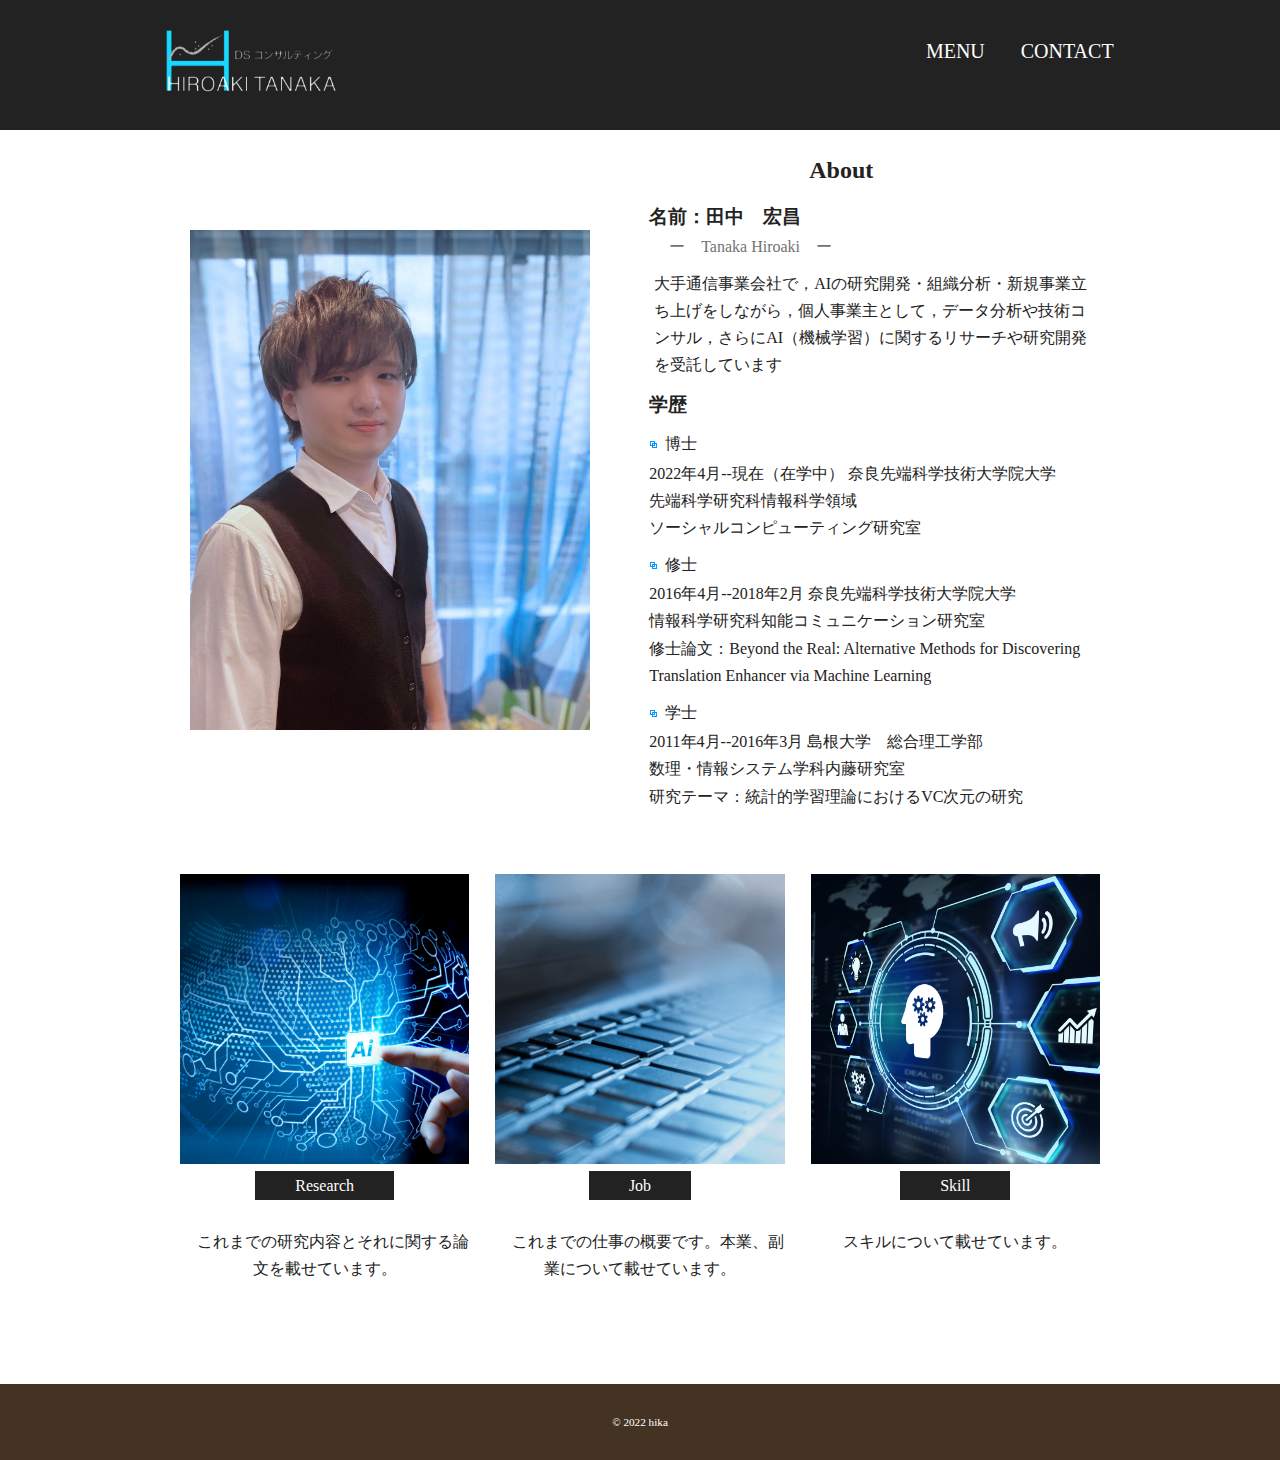
<file: index.html>
<!DOCTYPE html>
<html lang="ja">
  <head>
    <meta charset="utf-8" />
    <title>田中宏昌</title>

    <meta
      name="description"
      content="田中宏昌の自己紹介、これまでの論文や経歴"
    />
    <link rel="icon" type="image/png" href="img/icon.png" />

    <!-- css  -->
    <!-- <link rel="stylesheet" href="http://unpkg.com/ress/dist/ress.min.css"> -->
    <!-- <link rel="stylesheet" href="https://github.com/setten-QB/setten-QB.github.io.git/ress.min.css"> -->
    <link rel="stylesheet" href="ress.min.css" />
    <!-- <link href="https://fonts.googleapis.com/css2?family=Playfair+Display&display=swap" rel="stylesheet"> -->
    <link
      href="https://github.com/setten-QB/setten-QB.github.io.git/fonts"
      rel="stylesheet"
    />
    <link href="hiro1.css" rel="stylesheet" />
  </head>

  <body>
    <div id="home">
      <header>
        <div class="page-header wrapper">
          <a href="index.html"
            ><img class="logo" src="img/logo.jpg" alt="田中宏昌 ホーム"
          /></a>
          <ul class="main-nav">
            <li class="has-child">
              <a href="#">Menu</a>
              <ul>
                <li><a href="hiroresearch.html">Research</a></li>
                <li><a href="hirojob.html">Job</a></li>
                <li><a href="hiroskill.html">Skill</a></li>
              </ul>
            </li>
            <li><a href="hirocontact.html">Contact</a></li>
          </ul>
        </div>
      </header>

      <div class="main">
        <div class="flex">
          <img
            src="img/1395B3E6-BE51-4160-9C01-A7AC16E5CB59_1_105_c 2.JPG"
            alt="田中　宏昌"
            class="main-pic"
          />
          <div class="honbun">
            <h2>About</h2>
            <h3>名前：田中　宏昌</h3>
            <p class="yomi">ー　Tanaka Hiroaki　ー</p>
            <p class="about">
              大手通信事業会社で，AIの研究開発・組織分析・新規事業立ち上げをしながら，個人事業主として，データ分析や技術コンサル，さらにAI（機械学習）に関するリサーチや研究開発を受託しています
            </p>
            <div class="education">
              <h3>学歴</h3>
              <ul>
                <li>博士</li>
                <p>
                  2022年4月--現在（在学中） 奈良先端科学技術大学院大学<br />
                  先端科学研究科情報科学領域<br />
                  ソーシャルコンピューティング研究室
                </p>
                <li>修士</li>
                <p>
                  2016年4月--2018年2月 奈良先端科学技術大学院大学<br />
                  情報科学研究科知能コミュニケーション研究室<br />
                  修士論文：Beyond the Real: Alternative Methods for Discovering
                  Translation Enhancer via Machine Learning
                </p>
                <li>学士</li>
                <p>
                  2011年4月--2016年3月 島根大学　総合理工学部<br />
                  数理・情報システム学科内藤研究室<br />
                  研究テーマ：統計的学習理論におけるVC次元の研究
                </p>
              </ul>
            </div>
          </div>
        </div>
        <div class="grid">
          <div class="link">
            <a href="hiroresearch.html">
              <img src="img/research02.jpg" alt="research" />
            </a>
            <a class="button" href="hiroresearch.html">Research</a>
            <p>　これまでの研究内容とそれに関する論文を載せています。</p>
          </div>

          <div class="link">
            <a href="hirojob.html">
              <img src="img/lob02.jpg" alt="job" />
            </a>
            <a class="button" href="hirojob.html">Job</a>
            <p>　これまでの仕事の概要です。本業、副業について載せています。</p>
          </div>

          <div class="link">
            <a href="hiroskill.html">
              <img src="img/skill02.jpg" alt="skill" />
            </a>
            <a class="button" href="hiroskill.html">Skill</a>
            <p>スキルについて載せています。</p>
          </div>
        </div>
      </div>
      <footer>
        <div class="wrapper">
          <p><small>&copy; 2022 hika</small></p>
        </div>
      </footer>
    </div>
    <!-- #home -->
    <script
      src="https://code.jquery.com/jquery-3.4.1.min.js"
      integrity="sha256-CSXorXvZcTkaix6Yvo6HppcZGetbYMGWSFlBw8HfCJo="
      crossorigin="anonymous"
    ></script>
    <script src="hiro.js"></script>
  </body>
</html>
</file>
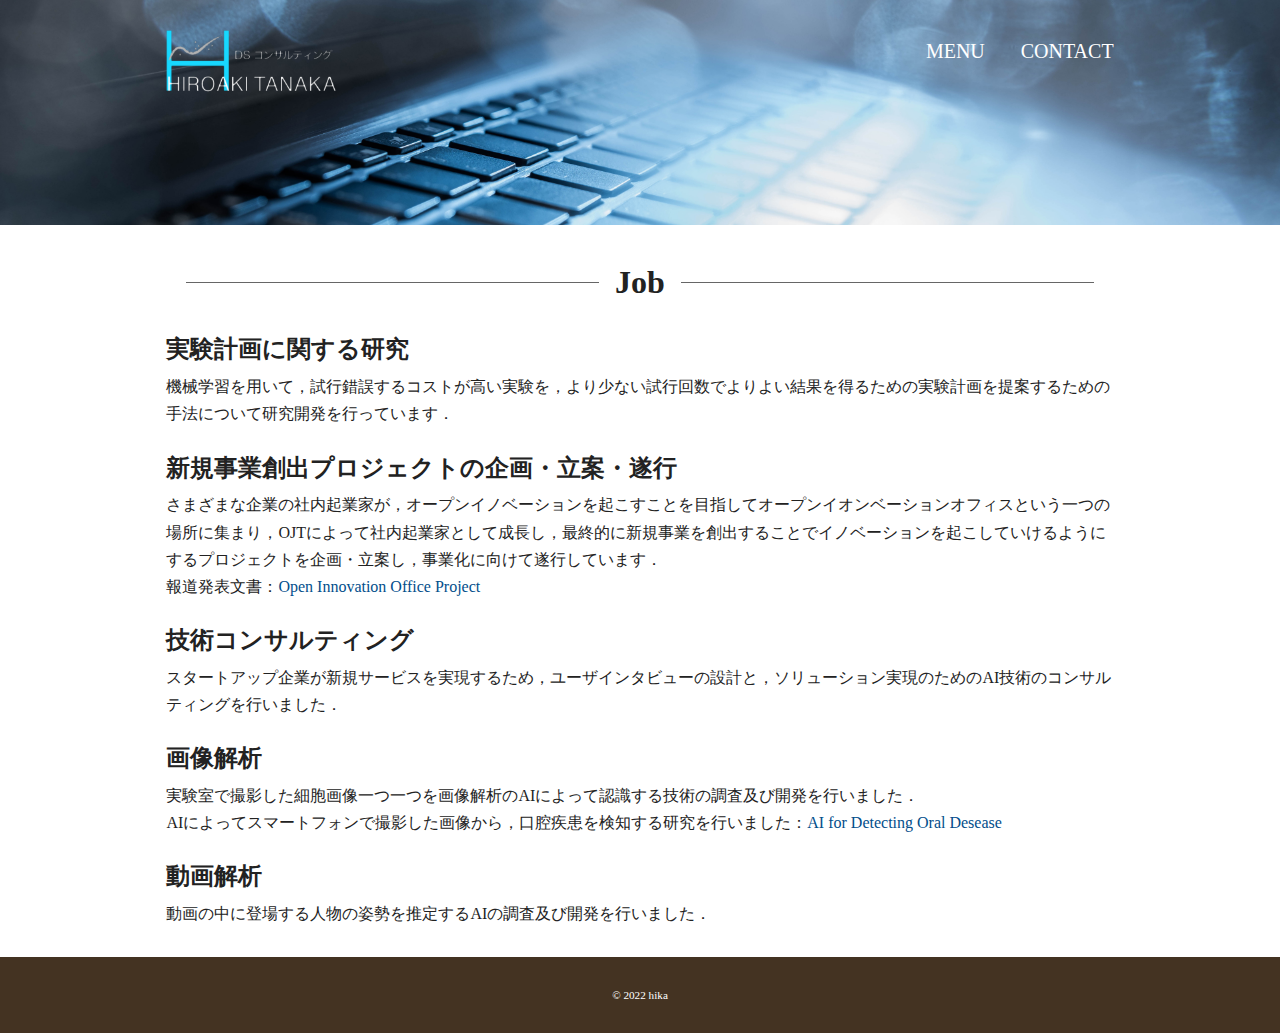
<file: hirojob.html>
<!DOCTYPE html>
<html lang="ja">  
    <head>
        <meta charset="utf-8">
        <title>田中宏昌</title>

        <meta name="description" content="田中宏昌の自己紹介、これまでの論文や経歴">
        <link rel="icon" type="image/png" href="img/icon.png">

        <!-- css  -->
        <!-- <link rel="stylesheet" href="http://unpkg.com/ress/dist/ress.min.css"> -->
        <!-- <link rel="stylesheet" href="https://github.com/setten-QB/setten-QB.github.io.git/ress.min.css"> -->
        <link rel="stylesheet" href="ress.min.css">
        <!-- <link href="https://fonts.googleapis.com/css2?family=Playfair+Display&display=swap" rel="stylesheet"> -->
        <link href="https://github.com/setten-QB/setten-QB.github.io.git/fonts" rel="stylesheet">
        <link href="hiro1.css" rel="stylesheet">
    </head>

    <body>
        <div id="job">
            <header>
                <div class="page-header wrapper">
                    <a href="index.html"><img class="logo" src="img/logo.jpg" alt="田中宏昌 ホーム"></a>
                        <ul class="main-nav"> 
                            <li class="has-child"><a href="#">Menu</a>
                                <ul>
                                    <li><a href="index.html">home</a></li>
                                    <li><a href="hiroresearch.html">Research</a></li>
                                    <li><a href="hirojob.html">Job</a></li>
                                    <li><a href="hiroskill.html">Skill</a></li>
                                </ul>
                            </li>
                            <li><a href="hirocontact.html">Contact</a></li>
                        </ul>
                </div> 
            </header>

            <div class="job-naiyou">
                <h1 class="j-border">Job</h1>
                <h2>実験計画に関する研究</h2>
                    <p>機械学習を用いて，試行錯誤するコストが高い実験を，より少ない試行回数でよりよい結果を得るための実験計画を提案するための手法について研究開発を行っています．</p>
                <h2>新規事業創出プロジェクトの企画・立案・遂行</h2>
                    <p>さまざまな企業の社内起業家が，オープンイノベーションを起こすことを目指してオープンイオンベーションオフィスという一つの場所に集まり，OJTによって社内起業家として成長し，最終的に新規事業を創出することでイノベーションを起こしていけるようにするプロジェクトを企画・立案し，事業化に向けて遂行しています．</p>
                    <p>報道発表文書：<a href="https://www.docomo.ne.jp/binary/pdf/info/news_release/topics_210831_02.pdf">Open Innovation Office Project</a></p>
                <h2>技術コンサルティング</h2>
                    <p>スタートアップ企業が新規サービスを実現するため，ユーザインタビューの設計と，ソリューション実現のためのAI技術のコンサルティングを行いました．</p>
                <h2>画像解析</h2>
                    <p>実験室で撮影した細胞画像一つ一つを画像解析のAIによって認識する技術の調査及び開発を行いました．</p>
                    <p>AIによってスマートフォンで撮影した画像から，口腔疾患を検知する研究を行いました：<a href="https://www.docomo.ne.jp/info/news_release/2019/02/21_00.html">AI for Detecting Oral Desease</a></p>
                <h2>動画解析</h2>
                    <p>動画の中に登場する人物の姿勢を推定するAIの調査及び開発を行いました．</p>

            </div>
            <footer>
                    <div class="wrapper">
                        <p><small>&copy; 2022 hika</small></p>
                    </div>
            </footer> 
        </div><!-- #job --> 
    </body>
</html>
</file>
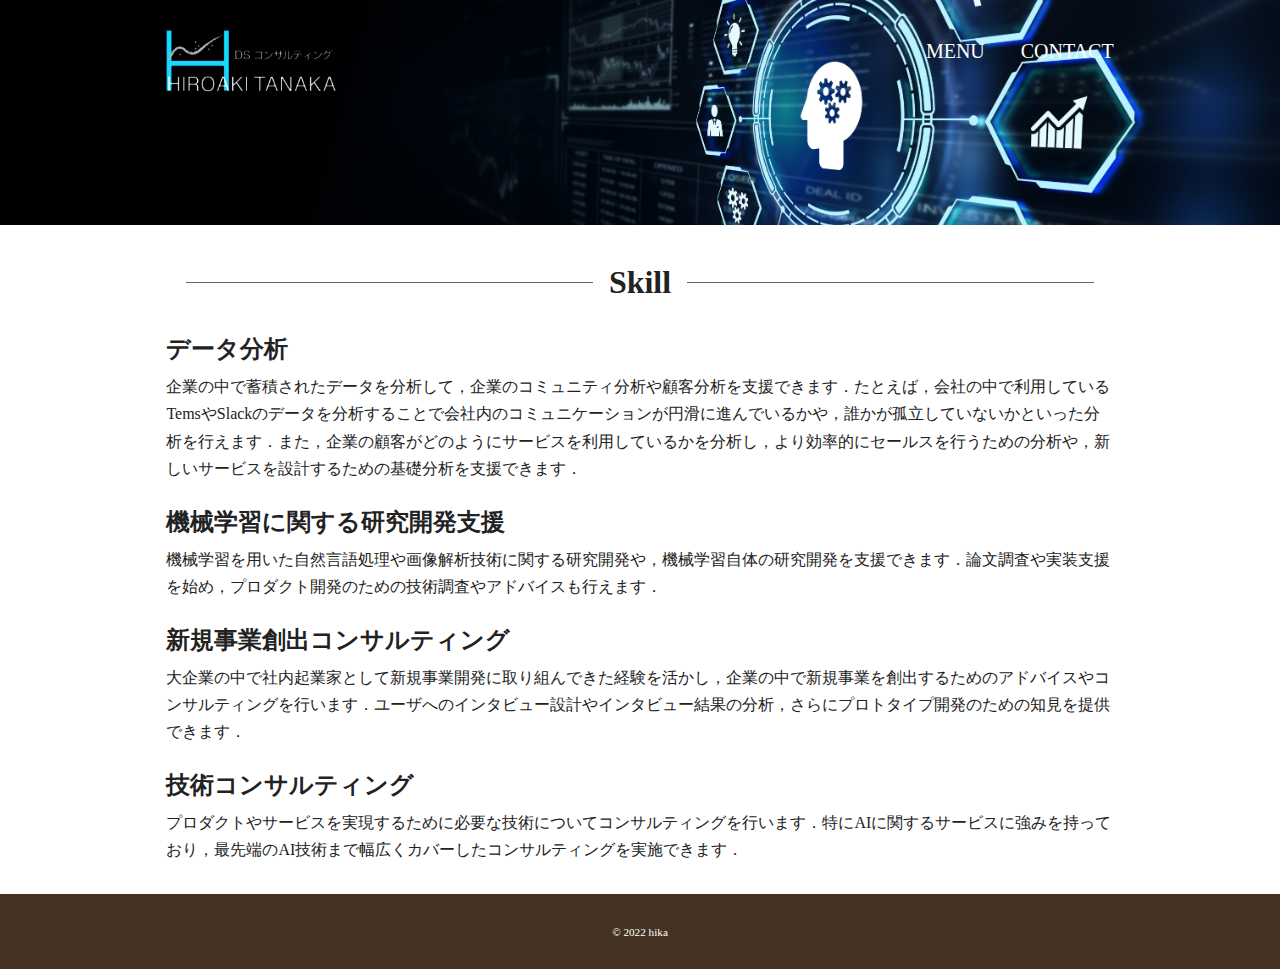
<file: hiroskill.html>
<!DOCTYPE html>
<html lang="ja">  
    <head>
        <meta charset="utf-8">
        <title>田中宏昌</title>

        <meta name="description" content="田中宏昌の自己紹介、これまでの論文や経歴">
        <link rel="icon" type="image/png" href="img/icon.png">

       <!-- css  -->
        <!-- <link rel="stylesheet" href="http://unpkg.com/ress/dist/ress.min.css"> -->
        <!-- <link rel="stylesheet" href="https://github.com/setten-QB/setten-QB.github.io.git/ress.min.css"> -->
        <link rel="stylesheet" href="ress.min.css">
        <!-- <link href="https://fonts.googleapis.com/css2?family=Playfair+Display&display=swap" rel="stylesheet"> -->
        <link href="https://github.com/setten-QB/setten-QB.github.io.git/fonts" rel="stylesheet">
        <link href="hiro1.css" rel="stylesheet">
    </head>

    <body>
        <div id="skill">
            <header>
                <div class="page-header wrapper">
                    <a href="index.html"><img class="logo" src="img/logo.jpg" alt="田中宏昌 ホーム"></a>
                        <ul class="main-nav"> 
                            <li class="has-child"><a href="#">Menu</a>
                                <ul>
                                    <li><a href="index.html">home</a></li>
                                    <li><a href="hiroresearch.html">Research</a></li>
                                    <li><a href="hirojob.html">Job</a></li>
                                    <li><a href="hiroskill.html">Skill</a></li>
                                </ul>
                            </li>
                            <li><a href="hirocontact.html">Contact</a></li>
                        </ul>
                </div> 
            </header>

            <div class="skill-naiyou">
                <h1 class="s-border">Skill</h1>
                <h2>データ分析</h2>
                    <p>企業の中で蓄積されたデータを分析して，企業のコミュニティ分析や顧客分析を支援できます．たとえば，会社の中で利用しているTemsやSlackのデータを分析することで会社内のコミュニケーションが円滑に進んでいるかや，誰かが孤立していないかといった分析を行えます．また，企業の顧客がどのようにサービスを利用しているかを分析し，より効率的にセールスを行うための分析や，新しいサービスを設計するための基礎分析を支援できます．</p>
                <h2>機械学習に関する研究開発支援</h2>
                    <p>機械学習を用いた自然言語処理や画像解析技術に関する研究開発や，機械学習自体の研究開発を支援できます．論文調査や実装支援を始め，プロダクト開発のための技術調査やアドバイスも行えます．</p>
                <h2>新規事業創出コンサルティング</h2>
                    <p>大企業の中で社内起業家として新規事業開発に取り組んできた経験を活かし，企業の中で新規事業を創出するためのアドバイスやコンサルティングを行います．ユーザへのインタビュー設計やインタビュー結果の分析，さらにプロトタイプ開発のための知見を提供できます．</p>
                <h2>技術コンサルティング</h2>
                    <p>プロダクトやサービスを実現するために必要な技術についてコンサルティングを行います．特にAIに関するサービスに強みを持っており，最先端のAI技術まで幅広くカバーしたコンサルティングを実施できます．</p>
            </div>

            <footer>
                    <div class="wrapper">
                        <p><small>&copy; 2022 hika</small></p>
                    </div>
            </footer> 
        </div><!-- #skill --> 
    </body>
</html>
</file>
<file: hiro1.css>
@charset "UTF-8";

/* 共通部分
-------------------------------*/
html {
    font-size: 100%;
}
body {
    
    font-family: 'Playfair Display', serif, "Yu Gothic Medium","游ゴシック Medium",YuGothic,"游ゴシック体","ヒラギノ角ゴ Pro W3","PT Sans",sans-serif;
    line-height: 1.7;
    color: #222222;
}
a {
    text-decoration:  none;
}
img {
    max-width: 100%;
}

/* HEADER
------------------------------*/
.logo {
    width: 170px;
    margin-top: auto;
}

.main-nav{
    display: flex; 
    font-size: 1.25rem;
    text-transform: uppercase;
    margin-top: 34px;
    list-style: none;
}
.main-nav li {
    margin-left: 36px;
}
.main-nav a {
    color: #fff;
}
.main-nav a:hover {
    color: #0bd;
}
.page-header {
    display: flex;
    justify-content: space-between;
    width: 100%;
    background-color: #222222;
    height: 130px;
}

/*==ナビゲーション全体の設定*/

.main-nav {
    position: relative;
    z-index: 999;
}

/*2階層目以降は横並びにしない*/
.main-nav ul ul{
	display: block;
}

/*下の階層のulや矢印の基点にするためliにrelativeを指定*/
.main-nav ul li{
	position: relative;
}

/*ナビゲーションのリンク設定*/
.main-nav ul li a{
	display: block;
	text-decoration: none;
	color: #999;
	padding:20px 35px;
	transition:all .3s;
}

.main-nav ul li li a{
	padding:10px 35px;
}

.main-nav ul li a:hover{
	color:#fff;	
}

/*==矢印の設定*/

/*2階層目を持つliの矢印の設定*/
.main-nav ul li.has-child::before{
	content:'';
	position: absolute;
	left:15px;
	top:25px;
	width:6px;
	height:6px;
	border-top: 2px solid #999;
    border-right:2px solid #999;
    transform: rotate(135deg);
}

/*3階層目を持つliの矢印の設定*/
.main-nav ul ul li.has-child::before{
	content:'';
	position: absolute;
	left:6px;
	top:17px;
	width:6px;
	height:6px;
    border-top: 2px solid #fff;
    border-right:2px solid #fff;
    transform: rotate(45deg);
}

/*== 2・3階層目の共通設定 */

/*下の階層を持っているulの指定*/
.main-nav li.has-child ul{
    /*絶対配置で位置を指定*/
	position: absolute;
	left:0;
	top:62px;
	z-index: 4;
    /*形状を指定*/
	background:#28BFE7;
	width:180px;
    /*はじめは非表示*/
	visibility: hidden;
	opacity: 0;
    /*アニメーション設定*/
	transition: all .3s;
}

/*hoverしたら表示*/
.main-nav li.has-child:hover > ul,
.main-nav li.has-child ul li:hover > ul,
.main-nav li.has-child:active > ul,
.main-nav li.has-child ul li:active > ul{
  visibility: visible;
  opacity: 1;
}

/*ナビゲーションaタグの形状*/
.main-nav li.has-child ul li a{
	color: #fff;
	border-bottom:solid 1px rgba(255,255,255,0.6);
}

.main-nav li.has-child ul li:last-child a{
	border-bottom:none;
}

.main-nav li.has-child ul li a:hover,
.main-nav li.has-child ul li a:active{
	background:#3577CA;
}

/* home
-------------------------------*/
img.main-pic {
    display: inline-block;
    width: 400px;
    height: 500px;
    margin: 90px 20px 70px 10px;
}
.main {
    margin: auto;
    max-width: 940px;
    padding: 10px;
}
/*.honbun {
    text-align: 150px;
    display: inline-block;
    width: 300px;
    margin-left: 20px;
    vertical-align: 430px;
}*/
.honbun h2{
    padding-left: 150px;
    margin: 10px ;
}
.honbun li  {
    margin: 5px;
}
.about {
    margin: 10px 5px;
}
.yomi {
    font-family: "PT Sans";
    margin: 0 0 3px 20px;
    color: #727272;
}

.education {
	list-style: url(img/012.png) inside;   
}
.education h3 {
    margin: 10px 0 5px 0 ;
}
.education li {
    margin: 10px 0 2px 0;
}
.wrapper {
    margin: 0 auto;
    padding: 0 13%;

}
.flex{
    display: flex;
    justify-content: space-between;
    
}
.flex .honbun {
    width: 49%;
  
}


/* 選択画面（３つ）　
---------------------------*/
.grid {
    display: grid;
    gap: 26px;
    grid-template-columns: repeat(auto-fit, minmax(240px,1fr));
    margin-top: 7%;
    margin-bottom: 100px; 
   /* margin: 10% 10% 100px 10%;*/
}
.link {
    width: 100%;
    height: 400px;
    object-position: 100% 150%;
    text-align: center;
}
/* ボタン */
.button {
    font-size: 1,375rem;
    background: #222;
    color: #fff;
    border-radius: 0px;
    padding: 6px 40px;
}
.button:hover {
    background: #0090aa;
}
.link p {
    margin: 10%  auto 20% auto;
}

/* フッター
---------------------------*/
footer {
    background: #432;
    text-align: center;
    padding: 26px 0;
}
footer p {
    color: #fff;
    font-size: 0.875rem;
}

/* research
--------------------------*/
#research .page-header {
    background-image: url(img/research01.jpeg);
    background-repeat: no-repeat;
    background-position: center center;
    background-size: cover;
    min-height: 25vh;
}
#research h1 {
    text-align: center;
    margin: 20px;
}
.r-border {
    display: flex;
    align-items: center;
}
.r-border:before,
.r-border:after {
    content: "";
    height: 1px;
    flex-grow: 1;
    background-color: #666;
}
.r-border:before {
    margin-right: 1rem;
}
.r-border:after {
    margin-left: 1rem;
}
.research-naiyou {
    margin: 30px 13%;
}
.research-naiyou a {
    color: #024e8b;
}
.research-naiyou a:hover {
    color: rgb(59, 167, 255);
}
.research-naiyou .r-3 {
    color: #000;
}
.r-1 {
    list-style: none;
    margin: 20px 0 3px 0;
}
.r-2 {
    list-style-type: square;
    color: #024e8b;
    list-style-position: inside;
}
.r-3 {
    list-style-type: square;
    color: #024e8b;
    list-style-position: inside;
}

/* job
-------------------------------*/
#job .page-header {
    background-image: url(img/job01.jpeg);
    background-repeat: no-repeat;
    background-position: center center;
    background-size: cover;
    min-height: 25vh;
}
#job h1 {
    text-align: center;
    margin: 20px;
}
#job h2 {
    margin: 20px 0 3px 0;
}
.j-border {
    display: flex;
    align-items: center;
}
.j-border:before,
.j-border:after {
    content: "";
    height: 1px;
    flex-grow: 1;
    background-color: #666;
}
.j-border:before {
    margin-right: 1rem;
}
.j-border:after {
    margin-left: 1rem;
}
.job-naiyou{
    margin: 30px 13%;
}
.job-naiyou a {
    color: #024e8b;
}
.job-naiyou a:hover {
    color: rgb(59, 167, 255);
}

/* skill
------------------------------*/
#skill .page-header {
    background-image: url(img/skill01.jpeg);
    background-repeat: no-repeat;
    background-position: center center;
    background-size: cover;
    min-height: 25vh;
}
#skill h1 {
    text-align: center;
    margin: 20px;
}
#skill h2 {
    margin: 20px 0 3px 0;
}
.s-border {
    display: flex;
    align-items: center;
}
.s-border:before,
.s-border:after {
    content: "";
    height: 1px;
    flex-grow: 1;
    background-color: #666;
}
.s-border:before {
    margin-right: 1rem;
}
.s-border:after {
    margin-left: 1rem;
}
.skill-naiyou{
    margin: 30px 13%;
}
</file>
<file: ress.min.css>
html{-webkit-text-size-adjust:100%;box-sizing:border-box;-moz-tab-size:4;tab-size:4;word-break:normal}*,:after,:before{background-repeat:no-repeat;box-sizing:inherit}:after,:before{text-decoration:inherit;vertical-align:inherit}*{margin:0;padding:0}hr{color:inherit;height:0;overflow:visible}details,main{display:block}summary{display:list-item}small{font-size:80%}[hidden]{display:none}abbr[title]{border-bottom:none;text-decoration:underline;text-decoration:underline dotted}a{background-color:transparent}a:active,a:hover{outline-width:0}code,kbd,pre,samp{font-family:monospace,monospace}pre{font-size:1em}b,strong{font-weight:bolder}sub,sup{font-size:75%;line-height:0;position:relative;vertical-align:baseline}sub{bottom:-.25em}sup{top:-.5em}table{border-color:inherit;text-indent:0}iframe{border-style:none}input{border-radius:0}[type=number]::-webkit-inner-spin-button,[type=number]::-webkit-outer-spin-button{height:auto}[type=search]{-webkit-appearance:textfield;outline-offset:-2px}[type=search]::-webkit-search-decoration{-webkit-appearance:none}textarea{overflow:auto;resize:vertical}button,input,optgroup,select,textarea{font:inherit}optgroup{font-weight:700}button{overflow:visible}button,select{text-transform:none}[role=button],[type=button],[type=reset],[type=submit],button{cursor:pointer}[type=button]::-moz-focus-inner,[type=reset]::-moz-focus-inner,[type=submit]::-moz-focus-inner,button::-moz-focus-inner{border-style:none;padding:0}[type=button]::-moz-focus-inner,[type=reset]::-moz-focus-inner,[type=submit]::-moz-focus-inner,button:-moz-focusring{outline:1px dotted ButtonText}[type=reset],[type=submit],button,html [type=button]{-webkit-appearance:button}button,input,select,textarea{background-color:transparent;border-style:none}a:focus,button:focus,input:focus,select:focus,textarea:focus{outline-width:0}select{-moz-appearance:none;-webkit-appearance:none}select::-ms-expand{display:none}select::-ms-value{color:currentColor}legend{border:0;color:inherit;display:table;max-width:100%;white-space:normal}::-webkit-file-upload-button{-webkit-appearance:button;color:inherit;font:inherit}[disabled]{cursor:default}img{border-style:none}progress{vertical-align:baseline}[aria-busy=true]{cursor:progress}[aria-controls]{cursor:pointer}[aria-disabled=true]{cursor:default}
</file>
